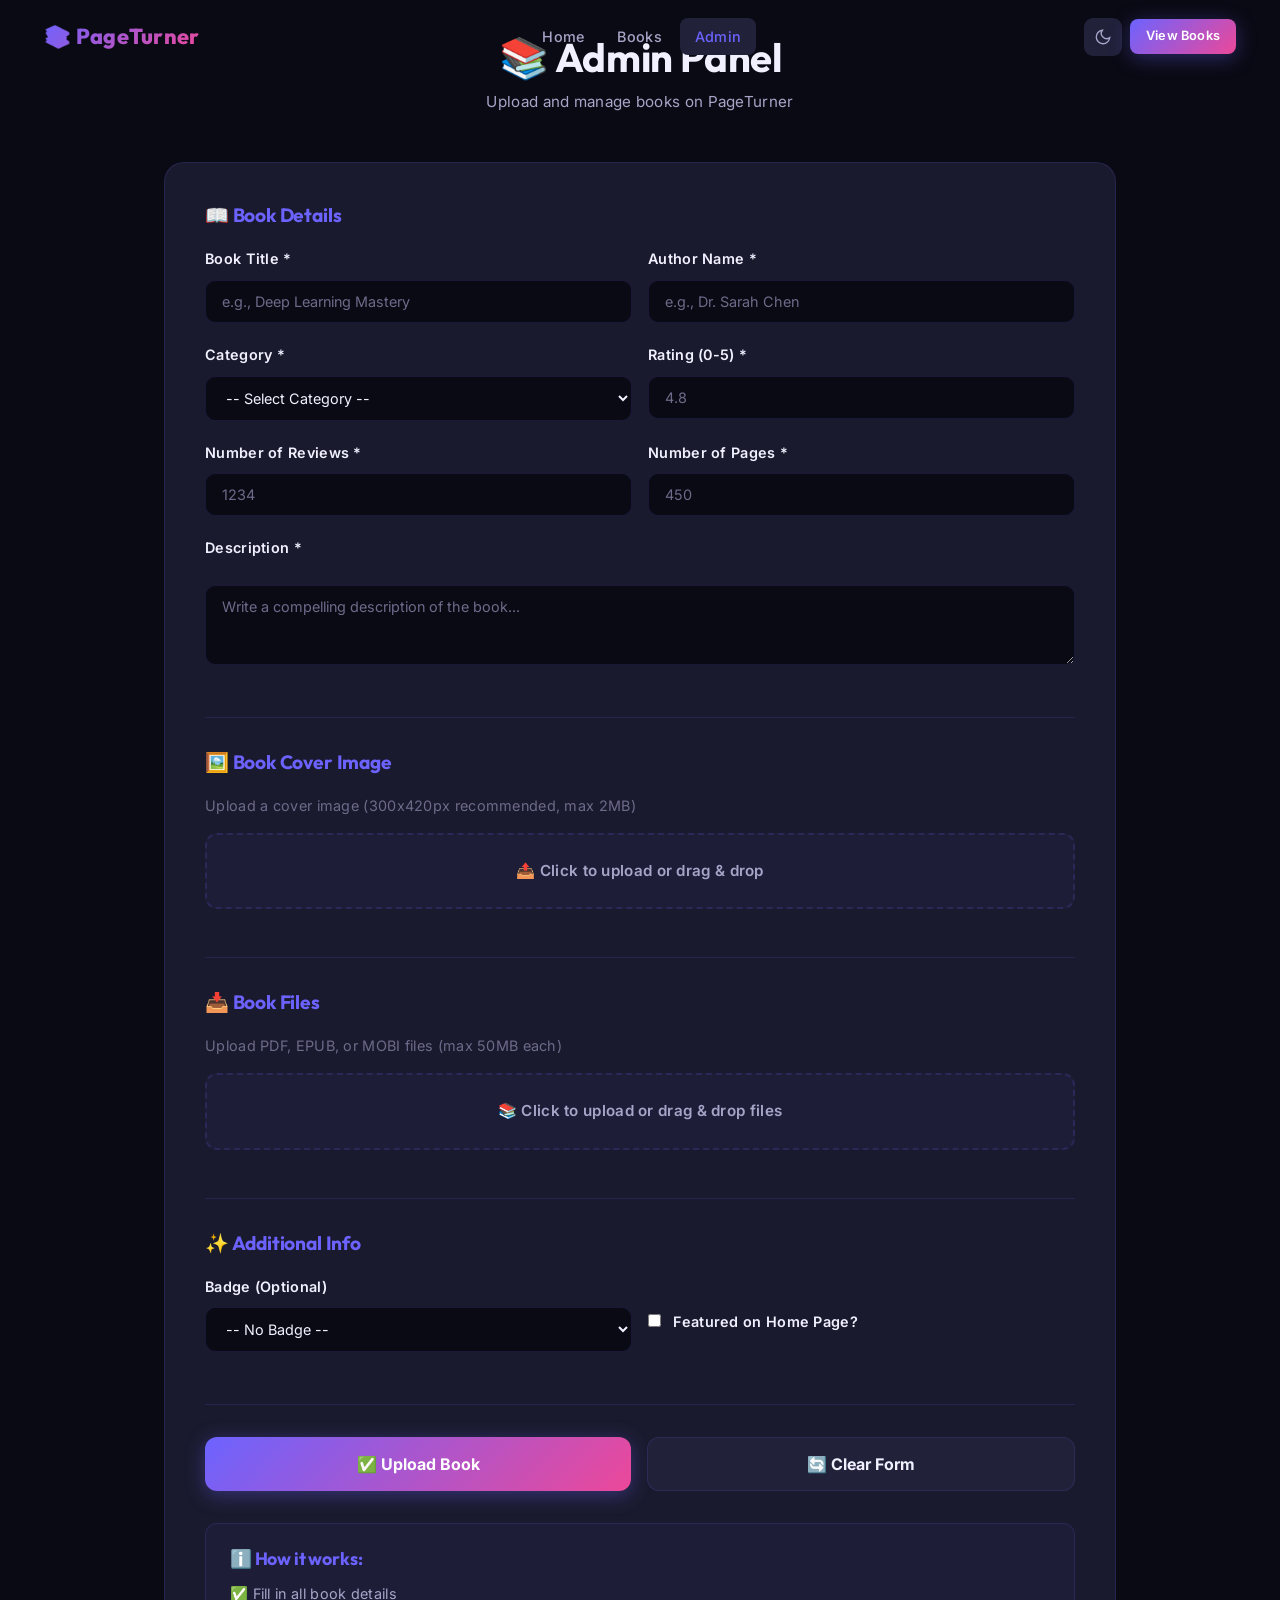
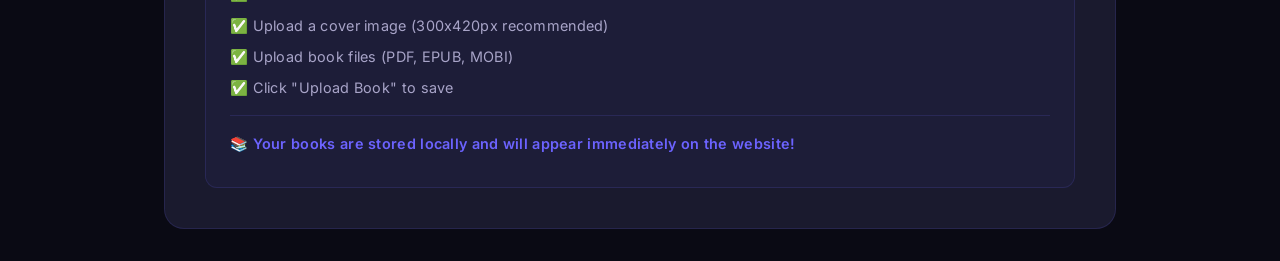
<file: admin.html>
<!DOCTYPE html>
<html lang="en" data-theme="dark">
<head>
  <meta charset="UTF-8">
  <meta name="viewport" content="width=device-width, initial-scale=1.0">
  <title>Admin Panel — PageTurner</title>
  <link rel="stylesheet" href="style.css">
  <style>
    .admin-container { max-width: 1000px; margin: 0 auto; padding: 2rem 1.5rem; }
    .admin-header { text-align: center; margin-bottom: 3rem; }
    .admin-header h1 { font-size: 2.5rem; margin-bottom: 0.5rem; }
    .admin-form-wrap { background: var(--surface); border: 1px solid var(--border); border-radius: 20px; padding: 2.5rem; }
    .form-section { margin-bottom: 2rem; padding-bottom: 2rem; border-bottom: 1px solid var(--border); }
    .form-section:last-child { border-bottom: none; }
    .form-section h2 { font-size: 1.2rem; margin-bottom: 1.25rem; color: var(--primary); }
    .form-group { margin-bottom: 1.25rem; }
    .form-group label { display: block; font-size: 0.9rem; font-weight: 600; color: var(--text); margin-bottom: 0.6rem; }
    .form-group input, .form-group select, .form-group textarea {
      width: 100%; padding: 0.75rem 1rem; border-radius: 10px;
      border: 1.5px solid var(--border); background: var(--bg);
      color: var(--text); font-size: 0.9rem; outline: none;
      transition: border-color 0.2s; font-family: inherit;
    }
    .form-group input:focus, .form-group select:focus, .form-group textarea:focus { border-color: var(--primary); }
    .form-group textarea { resize: vertical; min-height: 80px; }
    .form-row { display: grid; grid-template-columns: 1fr 1fr; gap: 1rem; }
    .form-row.full { grid-template-columns: 1fr; }
    .file-input-wrap { position: relative; }
    .file-input-label {
      display: flex; align-items: center; justify-content: center; gap: 0.75rem;
      padding: 1.5rem; border: 2px dashed var(--border); border-radius: 12px;
      background: rgba(108,99,255,0.05); cursor: pointer; transition: all 0.2s;
      color: var(--text2); font-weight: 600;
    }
    .file-input-label:hover { border-color: var(--primary); background: rgba(108,99,255,0.1); color: var(--primary); }
    .file-input-label.dragover { border-color: var(--primary); background: rgba(108,99,255,0.15); }
    .file-input { display: none; }
    .file-preview { margin-top: 1rem; }
    .file-item { display: flex; align-items: center; gap: 0.75rem; padding: 0.75rem 1rem; background: var(--bg); border-radius: 8px; border: 1px solid var(--border); }
    .file-name { flex: 1; font-size: 0.9rem; color: var(--text2); }
    .file-remove { cursor: pointer; color: var(--accent); font-weight: 700; }
    .cover-preview { margin-top: 1rem; }
    .cover-img { width: 120px; height: 170px; object-fit: cover; border-radius: 10px; border: 2px solid var(--border); }
    .toc-items, .learn-items { display: flex; flex-direction: column; gap: 0.5rem; margin-top: 0.75rem; }
    .item-input-row { display: flex; gap: 0.5rem; align-items: center; }
    .item-input-row input { flex: 1; padding: 0.6rem 0.75rem; border-radius: 8px; border: 1px solid var(--border); background: var(--bg); color: var(--text); font-size: 0.85rem; outline: none; }
    .item-input-row button { padding: 0.6rem 0.75rem; border-radius: 8px; background: var(--accent); color: #fff; font-weight: 600; cursor: pointer; transition: opacity 0.2s; }
    .item-input-row button:hover { opacity: 0.8; }
    .add-item-btn { margin-top: 0.75rem; padding: 0.6rem 1rem; border-radius: 8px; background: rgba(108,99,255,0.1); color: var(--primary); font-weight: 600; cursor: pointer; border: 1px solid var(--primary); }
    .add-item-btn:hover { background: rgba(108,99,255,0.2); }
    .form-actions { display: flex; gap: 1rem; margin-top: 2rem; flex-wrap: wrap; }
    .btn-submit, .btn-cancel { flex: 1; min-width: 150px; padding: 1rem 1.5rem; border-radius: 12px; font-size: 1rem; font-weight: 700; cursor: pointer; transition: all 0.2s; }
    .btn-submit { background: var(--gradient); color: #fff; box-shadow: 0 4px 20px rgba(108,99,255,0.35); }
    .btn-submit:hover { transform: translateY(-2px); box-shadow: 0 8px 32px rgba(108,99,255,0.5); }
    .btn-cancel { background: var(--surface2); color: var(--text); border: 1.5px solid var(--border); }
    .btn-cancel:hover { border-color: var(--primary); color: var(--primary); }
    .success-message { background: rgba(16,185,129,0.1); border: 1px solid #10B981; color: #10B981; padding: 1rem; border-radius: 10px; margin-bottom: 1rem; display: none; }
    .error-message { background: rgba(236,72,153,0.1); border: 1px solid var(--accent); color: var(--accent); padding: 1rem; border-radius: 10px; margin-bottom: 1rem; display: none; }
    .admin-instructions { background: rgba(108,99,255,0.05); border: 1px solid var(--border); border-radius: 12px; padding: 1.5rem; margin-top: 2rem; }
    .admin-instructions h3 { color: var(--primary); margin-bottom: 0.75rem; }
    .admin-instructions p { color: var(--text2); font-size: 0.9rem; line-height: 1.6; margin-bottom: 0.5rem; }
    @media (max-width: 768px) {
      .form-row { grid-template-columns: 1fr; }
      .admin-form-wrap { padding: 1.5rem; }
      .form-actions { flex-direction: column; }
    }
  </style>
</head>
<body data-page="admin">

<div id="preloader">
  <div class="preloader-inner">
    <div class="preloader-logo">PageTurner</div>
    <div class="preloader-bar"></div>
  </div>
</div>

<button id="backToTop" aria-label="Back to top">↑</button>

<nav id="mainNav">
  <div class="container nav-inner">
    <a href="index.html" class="nav-logo">📚 PageTurner</a>
    <div class="nav-links">
      <a href="index.html" class="nav-link">Home</a>
      <a href="books.html" class="nav-link">Books</a>
      <a href="admin.html" class="nav-link" style="color: var(--primary);">Admin</a>
    </div>
    <div class="nav-actions">
      <button class="nav-icon-btn" id="themeToggle" aria-label="Toggle theme">
        <svg viewBox="0 0 24 24" fill="none" stroke="currentColor" stroke-width="2"><path d="M21 12.79A9 9 0 1 1 11.21 3 7 7 0 0 0 21 12.79z"/></svg>
      </button>
      <a href="books.html" class="btn btn-primary btn-sm">View Books</a>
      <button id="hamburger" class="hamburger" aria-label="Menu">
        <span></span><span></span><span></span>
      </button>
    </div>
  </div>
</nav>

<div id="mobileMenu">
  <a href="index.html" class="mobile-nav-link">🏠 Home</a>
  <a href="books.html" class="mobile-nav-link">📚 Books</a>
  <a href="admin.html" class="mobile-nav-link">⚙️ Admin</a>
</div>

<div class="admin-container">
  <div class="admin-header">
    <h1>📚 Admin Panel</h1>
    <p style="color: var(--text2);">Upload and manage books on PageTurner</p>
  </div>

  <div class="admin-form-wrap">
    <div id="successMessage" class="success-message"></div>
    <div id="errorMessage" class="error-message"></div>

    <form id="bookUploadForm">
      
      <!-- BOOK DETAILS -->
      <div class="form-section">
        <h2>📖 Book Details</h2>
        
        <div class="form-row">
          <div class="form-group">
            <label for="bookTitle">Book Title *</label>
            <input type="text" id="bookTitle" placeholder="e.g., Deep Learning Mastery" required>
          </div>
          <div class="form-group">
            <label for="bookAuthor">Author Name *</label>
            <input type="text" id="bookAuthor" placeholder="e.g., Dr. Sarah Chen" required>
          </div>
        </div>

        <div class="form-row">
          <div class="form-group">
            <label for="bookCategory">Category *</label>
            <select id="bookCategory" required>
              <option value="">-- Select Category --</option>
              <option value="AI">AI & Machine Learning</option>
              <option value="Programming">Programming</option>
              <option value="Business">Business</option>
              <option value="Finance">Finance</option>
              <option value="Trading">Trading</option>
              <option value="Marketing">Marketing</option>
              <option value="Productivity">Productivity</option>
              <option value="Cyber Security">Cyber Security</option>
            </select>
          </div>
          <div class="form-group">
            <label for="bookRating">Rating (0-5) *</label>
            <input type="number" id="bookRating" min="0" max="5" step="0.1" placeholder="4.8" required>
          </div>
        </div>

        <div class="form-row">
          <div class="form-group">
            <label for="bookReviews">Number of Reviews *</label>
            <input type="number" id="bookReviews" placeholder="1234" required>
          </div>
          <div class="form-group">
            <label for="bookPages">Number of Pages *</label>
            <input type="number" id="bookPages" placeholder="450" required>
          </div>
        </div>

        <div class="form-group form-row full">
          <label for="bookDescription">Description *</label>
          <textarea id="bookDescription" placeholder="Write a compelling description of the book..." required></textarea>
        </div>
      </div>

      <!-- BOOK COVER -->
      <div class="form-section">
        <h2>🖼️ Book Cover Image</h2>
        <p style="color: var(--text3); font-size: 0.9rem; margin-bottom: 1rem;">Upload a cover image (300x420px recommended, max 2MB)</p>
        
        <div class="file-input-wrap">
          <label class="file-input-label" id="coverInputLabel" ondrop="handleCoverDrop(event)" ondragover="handleCoverDragOver(event)" ondragleave="handleCoverDragLeave(event)">
            📤 Click to upload or drag & drop
          </label>
          <input type="file" id="coverInput" class="file-input" accept="image/*">
        </div>
        <div id="coverPreview" class="cover-preview"></div>
      </div>

      <!-- BOOK FILES -->
      <div class="form-section">
        <h2>📥 Book Files</h2>
        <p style="color: var(--text3); font-size: 0.9rem; margin-bottom: 1rem;">Upload PDF, EPUB, or MOBI files (max 50MB each)</p>
        
        <div class="file-input-wrap">
          <label class="file-input-label" id="booksInputLabel" ondrop="handleBooksDrop(event)" ondragover="handleBooksDragOver(event)" ondragleave="handleBooksDragLeave(event)">
            📚 Click to upload or drag & drop files
          </label>
          <input type="file" id="booksInput" class="file-input" multiple accept=".pdf,.epub,.mobi">
        </div>
        <div id="filesPreview" class="file-preview"></div>
      </div>



      <!-- BADGE & FEATURED -->
      <div class="form-section">
        <h2>✨ Additional Info</h2>
        
        <div class="form-row">
          <div class="form-group">
            <label for="bookBadge">Badge (Optional)</label>
            <select id="bookBadge">
              <option value="">-- No Badge --</option>
              <option value="Bestseller">Bestseller</option>
              <option value="Popular">Popular</option>
              <option value="Hot">Hot</option>
              <option value="Trending">Trending</option>
              <option value="New">New</option>
              <option value="Updated">Updated</option>
            </select>
          </div>
          <div class="form-group">
            <label for="bookFeatured" style="padding-top: 2.2rem;">
              <input type="checkbox" id="bookFeatured" style="width: auto; margin-right: 0.5rem;">
              Featured on Home Page?
            </label>
          </div>
        </div>
      </div>

      <!-- ACTIONS -->
      <div class="form-actions">
        <button type="submit" class="btn-submit">✅ Upload Book</button>
        <button type="reset" class="btn-cancel">🔄 Clear Form</button>
      </div>
    </form>

    <div class="admin-instructions">
      <h3>ℹ️ How it works:</h3>
      <p>✅ Fill in all book details</p>
      <p>✅ Upload a cover image (300x420px recommended)</p>
      <p>✅ Upload book files (PDF, EPUB, MOBI)</p>
      <p>✅ Click "Upload Book" to save</p>
      <p style="margin-top: 1rem; padding-top: 1rem; border-top: 1px solid var(--border); color: var(--primary); font-weight: 600;">📚 Your books are stored locally and will appear immediately on the website!</p>
    </div>
  </div>
</div>

<script src="books.js"></script>
<script src="main.js"></script>
<script>
// Admin Panel Functions
const MAX_FILE_SIZE = 50 * 1024 * 1024; // 50MB
const MAX_COVER_SIZE = 2 * 1024 * 1024; // 2MB
let uploadedCover = null;
let uploadedBooks = [];
let filesLoading = false;

// Cover Image Handling
document.getElementById('coverInput').addEventListener('change', handleCoverChange);
document.getElementById('coverInputLabel').addEventListener('click', () => document.getElementById('coverInput').click());

function handleCoverDragOver(e) {
  e.preventDefault();
  document.getElementById('coverInputLabel').classList.add('dragover');
}

function handleCoverDragLeave() {
  document.getElementById('coverInputLabel').classList.remove('dragover');
}

function handleCoverDrop(e) {
  e.preventDefault();
  document.getElementById('coverInputLabel').classList.remove('dragover');
  const files = e.dataTransfer.files;
  if (files.length > 0) {
    const dt = new DataTransfer();
    dt.items.add(files[0]);
    document.getElementById('coverInput').files = dt.files;
    handleCoverChange();
  }
}

function handleCoverChange() {
  const file = document.getElementById('coverInput').files[0];
  if (!file) return;
  
  if (file.size > MAX_COVER_SIZE) {
    showError('Cover image must be smaller than 2MB');
    return;
  }
  
  const reader = new FileReader();
  reader.onload = (e) => {
    uploadedCover = { name: file.name, data: e.target.result };
    const preview = `<img src="${uploadedCover.data}" alt="Cover" class="cover-img">`;
    document.getElementById('coverPreview').innerHTML = preview;
  };
  reader.readAsDataURL(file);
}

// Books File Handling
document.getElementById('booksInput').addEventListener('change', handleBooksChange);
document.getElementById('booksInputLabel').addEventListener('click', () => document.getElementById('booksInput').click());

function handleBooksDragOver(e) {
  e.preventDefault();
  document.getElementById('booksInputLabel').classList.add('dragover');
}

function handleBooksDragLeave() {
  document.getElementById('booksInputLabel').classList.remove('dragover');
}

function handleBooksDrop(e) {
  e.preventDefault();
  document.getElementById('booksInputLabel').classList.remove('dragover');
  const files = e.dataTransfer.files;
  if (files.length > 0) {
    const dt = new DataTransfer();
    Array.from(files).forEach(file => dt.items.add(file));
    document.getElementById('booksInput').files = dt.files;
    handleBooksChange();
  }
}

function handleBooksChange() {
  const files = document.getElementById('booksInput').files;
  uploadedBooks = [];
  
  if (files.length === 0) {
    displayUploadedFiles();
    return;
  }
  
  filesLoading = true;
  let filesLoaded = 0;
  
  Array.from(files).forEach(file => {
    if (file.size > MAX_FILE_SIZE) {
      showError(`${file.name} is too large (max 50MB)`);
      filesLoaded++;
      if (filesLoaded === files.length) filesLoading = false;
      return;
    }
    const reader = new FileReader();
    reader.onload = (e) => {
      uploadedBooks.push({ name: file.name, data: e.target.result, type: file.type });
      filesLoaded++;
      displayUploadedFiles();
      if (filesLoaded === files.length) {
        filesLoading = false;
        console.log('All files loaded:', uploadedBooks);
      }
    };
    reader.onerror = () => {
      showError(`Failed to read ${file.name}`);
      filesLoaded++;
      if (filesLoaded === files.length) filesLoading = false;
    };
    reader.readAsDataURL(file);
  });
}

function displayUploadedFiles() {
  const preview = document.getElementById('filesPreview');
  preview.innerHTML = uploadedBooks.map(file => `
    <div class="file-item">
      <span>📄</span>
      <span class="file-name">${file.name}</span>
      <span class="file-remove" onclick="removeUploadedBook('${file.name}')">✕</span>
    </div>
  `).join('');
}

function removeUploadedBook(name) {
  uploadedBooks = uploadedBooks.filter(f => f.name !== name);
  displayUploadedFiles();
}

// TOC Management
function addTocItem() {
  const container = document.getElementById('tocItems');
  const row = document.createElement('div');
  row.className = 'item-input-row';
  row.innerHTML = `
    <input type="text" class="toc-input" placeholder="New chapter">
    <button type="button" onclick="removeTocItem(this)" class="file-remove">✕</button>
  `;
  container.appendChild(row);
}

function removeTocItem(btn) {
  const items = document.querySelectorAll('#tocItems .item-input-row');
  if (items.length > 3) btn.parentElement.remove();
}

// Learn Items Management
function addLearnItem() {
  const container = document.getElementById('learnItems');
  const row = document.createElement('div');
  row.className = 'item-input-row';
  row.innerHTML = `
    <input type="text" class="learn-input" placeholder="New learning point">
    <button type="button" onclick="removeLearnItem(this)" class="file-remove">✕</button>
  `;
  container.appendChild(row);
}

function removeLearnItem(btn) {
  const items = document.querySelectorAll('#learnItems .item-input-row');
  if (items.length > 4) btn.parentElement.remove();
}

// Form Submission
document.getElementById('bookUploadForm').addEventListener('submit', (e) => {
  e.preventDefault();
  
  // Check if files are still loading
  if (filesLoading) {
    showError('⏳ Please wait, files are still loading...');
    return;
  }
  
  // Validation
  if (!uploadedCover) {
    showError('Please upload a cover image');
    return;
  }
  
  if (uploadedBooks.length === 0) {
    showError('Please upload at least one book file');
    return;
  }
  
  // Create book object
  const newId = Math.max(...BOOKS.map(b => b.id), 0) + 1;
  const newBook = {
    id: newId,
    title: document.getElementById('bookTitle').value,
    author: document.getElementById('bookAuthor').value,
    category: document.getElementById('bookCategory').value,
    price: 0,
    rating: parseFloat(document.getElementById('bookRating').value),
    reviews: parseInt(document.getElementById('bookReviews').value),
    format: uploadedBooks.map(b => b.name.split('.').pop().toUpperCase()),
    pages: parseInt(document.getElementById('bookPages').value),
    cover: uploadedCover.data,
    description: document.getElementById('bookDescription').value,
    badge: document.getElementById('bookBadge').value || null,
    featured: document.getElementById('bookFeatured').checked,
    toc: [],
    learn: [],
    files: uploadedBooks
  };
  
  // Save to localStorage
  BOOKS.push(newBook);
  localStorage.setItem('pageturner_books', JSON.stringify(BOOKS));
  
  showSuccess(`✅ "${newBook.title}" uploaded successfully! It will appear on the website immediately.`);
  
  // Reset form
  setTimeout(() => {
    document.getElementById('bookUploadForm').reset();
    document.getElementById('coverPreview').innerHTML = '';
    document.getElementById('filesPreview').innerHTML = '';
    uploadedCover = null;
    uploadedBooks = [];
    filesLoading = false;
  }, 2000);
});

// Message helpers
function showSuccess(msg) {
  const el = document.getElementById('successMessage');
  el.textContent = msg;
  el.style.display = 'block';
  setTimeout(() => el.style.display = 'none', 4000);
}

function showError(msg) {
  const el = document.getElementById('errorMessage');
  el.textContent = msg;
  el.style.display = 'block';
  setTimeout(() => el.style.display = 'none', 4000);
}

// Load books from localStorage on page load
window.addEventListener('load', () => {
  const saved = localStorage.getItem('pageturner_books');
  if (saved) {
    try {
      const books = JSON.parse(saved);
      BOOKS.splice(0, BOOKS.length, ...books);
    } catch (e) {
      console.error('Error loading books:', e);
    }
  }
});
</script>

</body>
</html>
</file>
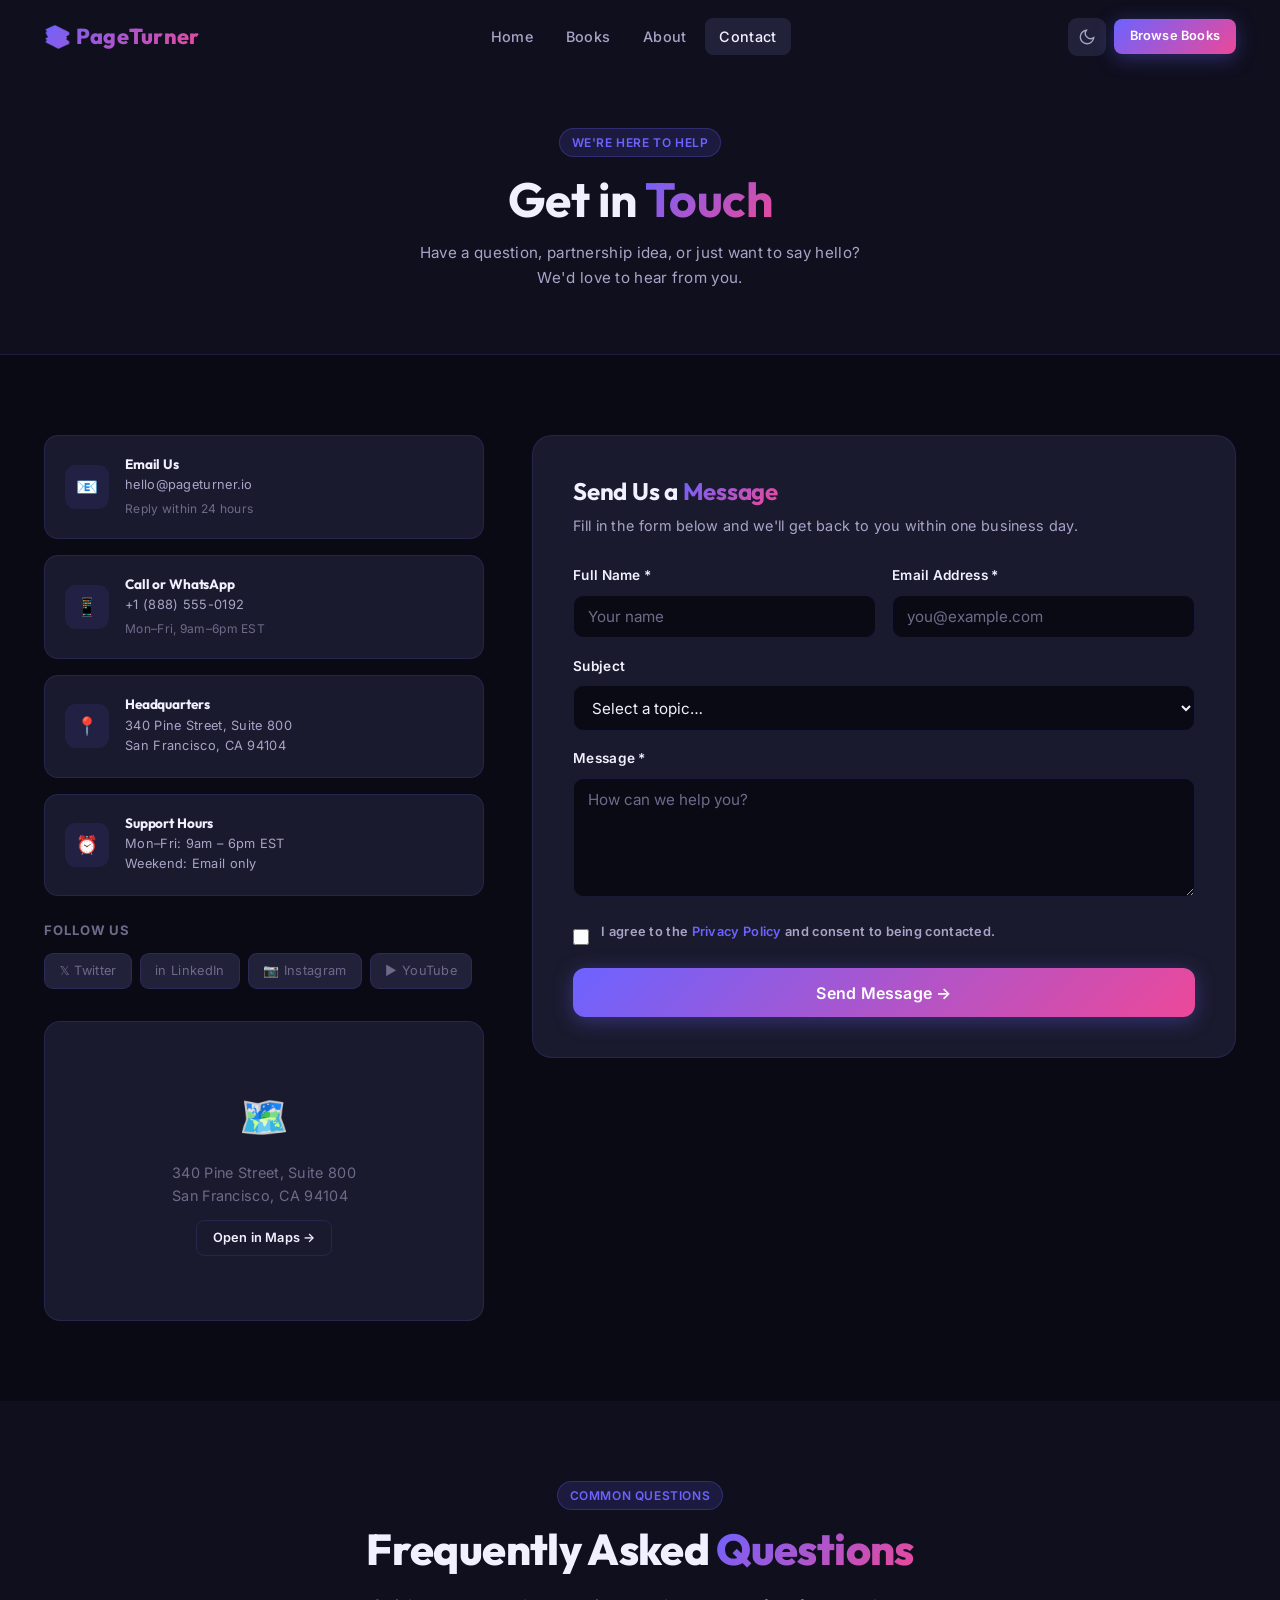
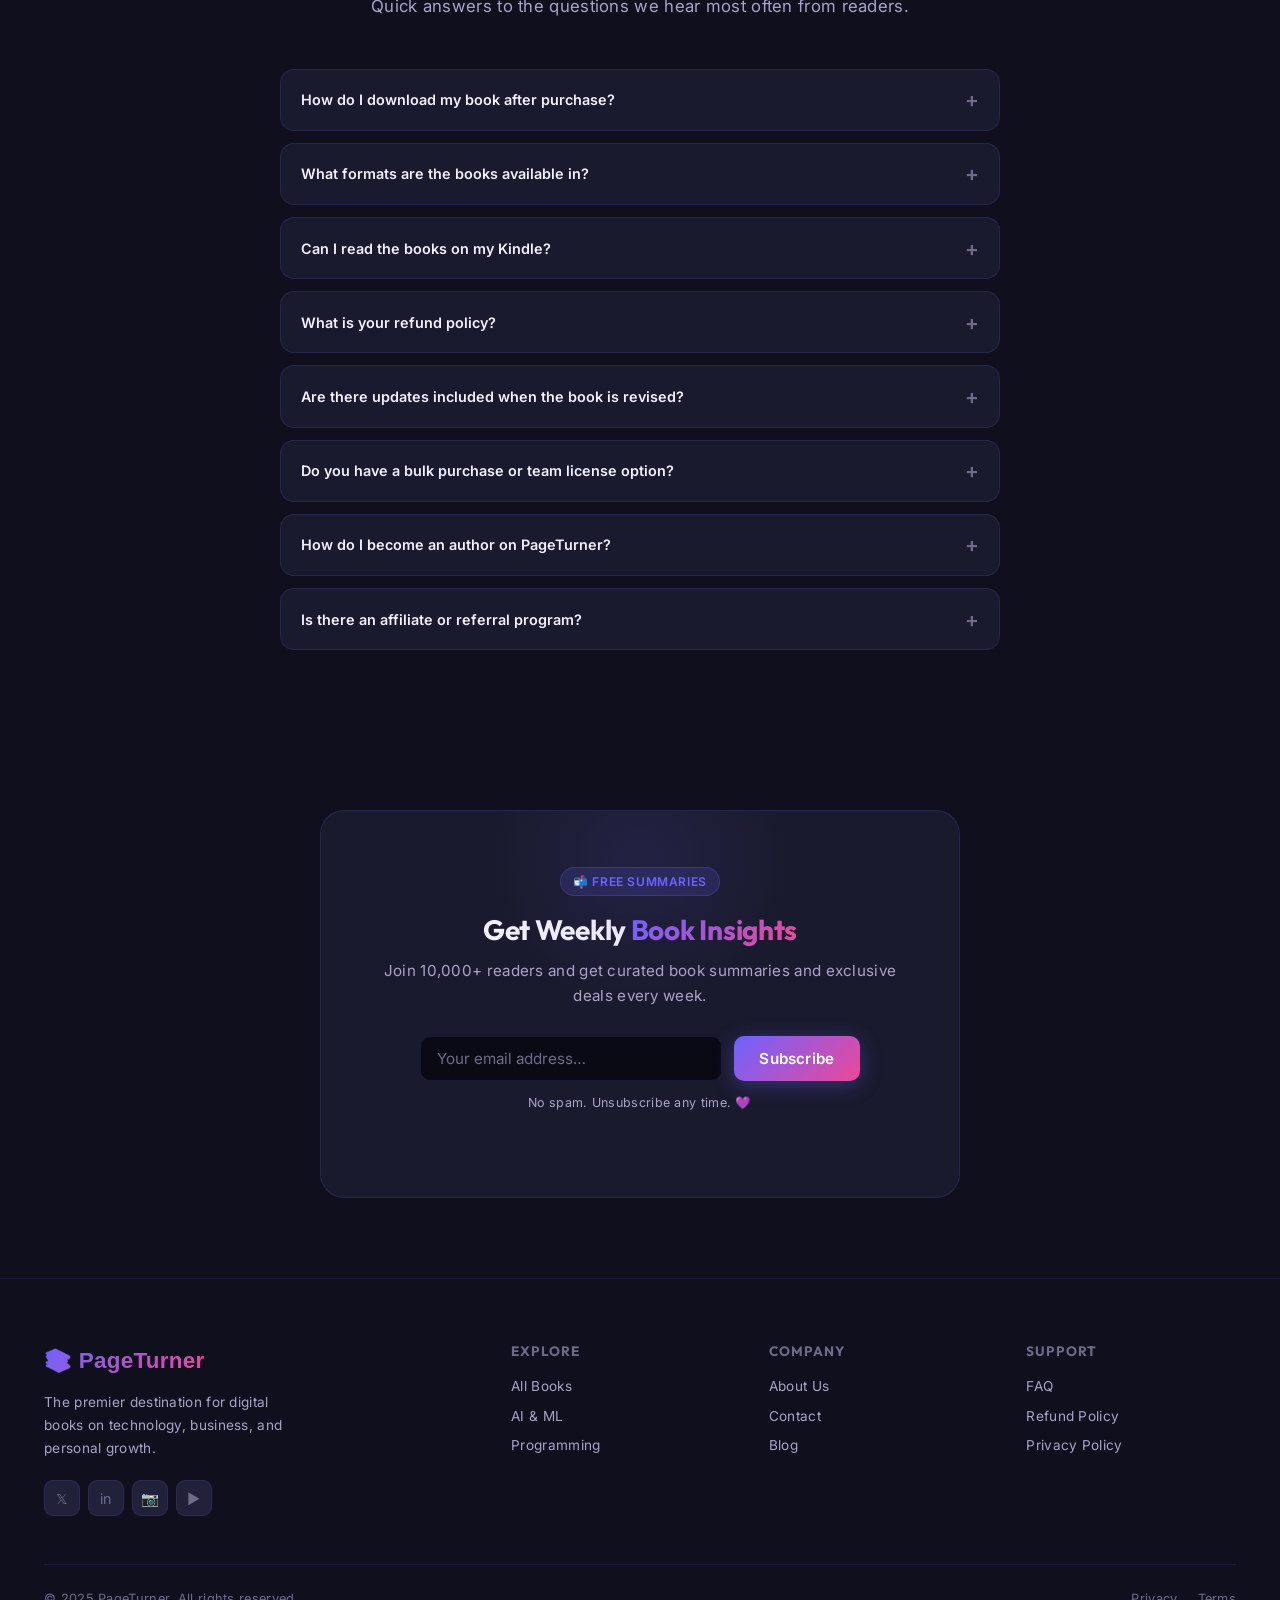
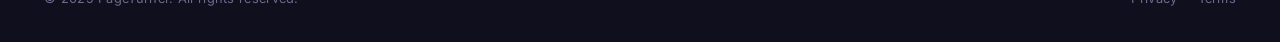
<file: contact.html>
<!DOCTYPE html>
<html lang="en" data-theme="dark">
<head>
  <meta charset="UTF-8">
  <meta name="viewport" content="width=device-width, initial-scale=1.0">
  <title>Contact Us — PageTurner Digital Bookstore</title>
  <meta name="description" content="Get in touch with the PageTurner team. We're here to help with orders, questions, and partnerships.">
  <meta property="og:title" content="Contact PageTurner">
  <meta name="twitter:card" content="summary">
  <link rel="canonical" href="https://pageturner.github.io/contact.html">
  <link rel="stylesheet" href="style.css">
</head>
<body data-page="contact">

<div id="preloader">
  <div class="preloader-inner">
    <div class="preloader-logo">PageTurner</div>
    <div class="preloader-bar"></div>
  </div>
</div>
<button id="backToTop" aria-label="Back to top">↑</button>

<nav id="mainNav">
  <div class="container nav-inner">
    <a href="index.html" class="nav-logo">📚 PageTurner</a>
    <div class="nav-links">
      <a href="index.html" class="nav-link">Home</a>
      <a href="books.html" class="nav-link">Books</a>
      <a href="about.html" class="nav-link">About</a>
      <a href="contact.html" class="nav-link">Contact</a>
    </div>
    <div class="nav-actions">
      <button class="nav-icon-btn" id="themeToggle" aria-label="Toggle theme">
        <svg viewBox="0 0 24 24" fill="none" stroke="currentColor" stroke-width="2"><path d="M21 12.79A9 9 0 1 1 11.21 3 7 7 0 0 0 21 12.79z"/></svg>
      </button>
      <a href="books.html" class="btn btn-primary btn-sm">Browse Books</a>
      <button id="hamburger" class="hamburger" aria-label="Menu"><span></span><span></span><span></span></button>
    </div>
  </div>
</nav>
<div id="mobileMenu">
  <a href="index.html" class="mobile-nav-link">🏠 Home</a>
  <a href="books.html" class="mobile-nav-link">📚 Books</a>
  <a href="about.html" class="mobile-nav-link">ℹ️ About</a>
  <a href="contact.html" class="mobile-nav-link">✉️ Contact</a>
  <a href="admin.html" class="mobile-nav-link" style="color: var(--primary); font-weight: 600;">⚙️ Admin</a>
</div>

<!-- Hero -->
<div class="contact-hero">
  <div class="container">
    <span class="tag tag-primary" style="margin-bottom:0.75rem;display:inline-block;">We're Here to Help</span>
    <h1>Get in <span class="gradient-text">Touch</span></h1>
    <p>Have a question, partnership idea, or just want to say hello? We'd love to hear from you.</p>
  </div>
</div>

<!-- Contact Section -->
<section class="section">
  <div class="container">
    <div class="contact-layout">

      <!-- Info Column -->
      <div>
        <div class="contact-info-cards">
          <div class="contact-info-card reveal">
            <div class="contact-icon">📧</div>
            <div class="contact-info-text">
              <h4>Email Us</h4>
              <p>hello@pageturner.io</p>
              <p style="margin-top:.2rem;font-size:0.75rem;color:var(--text3);">Reply within 24 hours</p>
            </div>
          </div>
          <div class="contact-info-card reveal" style="animation-delay:80ms;">
            <div class="contact-icon">📱</div>
            <div class="contact-info-text">
              <h4>Call or WhatsApp</h4>
              <p>+1 (888) 555-0192</p>
              <p style="margin-top:.2rem;font-size:0.75rem;color:var(--text3);">Mon–Fri, 9am–6pm EST</p>
            </div>
          </div>
          <div class="contact-info-card reveal" style="animation-delay:160ms;">
            <div class="contact-icon">📍</div>
            <div class="contact-info-text">
              <h4>Headquarters</h4>
              <p>340 Pine Street, Suite 800</p>
              <p>San Francisco, CA 94104</p>
            </div>
          </div>
          <div class="contact-info-card reveal" style="animation-delay:240ms;">
            <div class="contact-icon">⏰</div>
            <div class="contact-info-text">
              <h4>Support Hours</h4>
              <p>Mon–Fri: 9am – 6pm EST</p>
              <p>Weekend: Email only</p>
            </div>
          </div>
        </div>

        <!-- Social Links -->
        <div style="margin-top:1.5rem;" class="reveal" style="animation-delay:300ms;">
          <div style="font-size:0.82rem;font-weight:700;text-transform:uppercase;letter-spacing:.07em;color:var(--text3);margin-bottom:0.75rem;">Follow Us</div>
          <div style="display:flex;gap:0.5rem;flex-wrap:wrap;">
            <a href="#" class="social-btn" style="width:auto;padding:0.4rem 0.9rem;font-size:0.8rem;gap:0.35rem;display:flex;align-items:center;">𝕏 Twitter</a>
            <a href="#" class="social-btn" style="width:auto;padding:0.4rem 0.9rem;font-size:0.8rem;gap:0.35rem;display:flex;align-items:center;">in LinkedIn</a>
            <a href="#" class="social-btn" style="width:auto;padding:0.4rem 0.9rem;font-size:0.8rem;gap:0.35rem;display:flex;align-items:center;">📷 Instagram</a>
            <a href="#" class="social-btn" style="width:auto;padding:0.4rem 0.9rem;font-size:0.8rem;gap:0.35rem;display:flex;align-items:center;">▶ YouTube</a>
          </div>
        </div>

        <!-- Map Placeholder -->
        <div class="map-placeholder reveal" style="animation-delay:360ms;">
          <span>🗺️</span>
          <p>340 Pine Street, Suite 800<br>San Francisco, CA 94104</p>
          <a href="https://maps.google.com" target="_blank" rel="noopener" class="btn btn-outline btn-sm">Open in Maps →</a>
        </div>
      </div>

      <!-- Contact Form -->
      <div class="contact-form-wrap reveal" style="animation-delay:100ms;">
        <h2>Send Us a <span class="gradient-text">Message</span></h2>
        <p>Fill in the form below and we'll get back to you within one business day.</p>
        <form id="contactForm" novalidate>
          <div class="form-row">
            <div class="form-group">
              <label for="cName">Full Name *</label>
              <input id="cName" type="text" placeholder="Your name" required>
            </div>
            <div class="form-group">
              <label for="cEmail">Email Address *</label>
              <input id="cEmail" type="email" placeholder="you@example.com" required>
            </div>
          </div>
          <div class="form-group">
            <label for="cSubject">Subject</label>
            <select id="cSubject">
              <option value="">Select a topic…</option>
              <option>Order / Purchase Issue</option>
              <option>Download Problem</option>
              <option>Refund Request</option>
              <option>Book Suggestion</option>
              <option>Author Partnership</option>
              <option>Affiliate Program</option>
              <option>Press Inquiry</option>
              <option>Other</option>
            </select>
          </div>
          <div class="form-group">
            <label for="cMessage">Message *</label>
            <textarea id="cMessage" rows="5" placeholder="How can we help you?" required></textarea>
          </div>
          <div class="form-group" style="display:flex;align-items:center;gap:0.75rem;">
            <input type="checkbox" id="cConsent" style="width:16px;height:16px;accent-color:var(--primary);">
            <label for="cConsent" style="font-size:0.8rem;color:var(--text2);cursor:pointer;">I agree to the <a href="#" style="color:var(--primary);">Privacy Policy</a> and consent to being contacted.</label>
          </div>
          <button type="submit" class="btn btn-primary btn-lg" style="width:100%;justify-content:center;">
            Send Message →
          </button>
        </form>
      </div>
    </div>
  </div>
</section>

<!-- FAQ -->
<section id="faq" class="section faq-section">
  <div class="container">
    <div class="section-header reveal">
      <span class="tag tag-primary">Common Questions</span>
      <h2>Frequently Asked <span class="gradient-text">Questions</span></h2>
      <p>Quick answers to the questions we hear most often from readers.</p>
    </div>
    <div class="faq-list">
      <div class="faq-item">
        <button class="faq-question">How do I download my book after purchase?</button>
        <div class="faq-answer">After completing your purchase, you'll receive an email with a secure download link within 2–5 minutes. The link allows you to download the book in all available formats (PDF, EPUB, MOBI). You can also access your purchases any time from your account dashboard.</div>
      </div>
      <div class="faq-item">
        <button class="faq-question">What formats are the books available in?</button>
        <div class="faq-answer">Most books are available in PDF, EPUB, and MOBI formats. PDF works on any device and is great for desktop reading. EPUB is compatible with Apple Books, Kobo, and most e-readers. MOBI works natively on Kindle devices. The available formats are listed on each book's detail page.</div>
      </div>
      <div class="faq-item">
        <button class="faq-question">Can I read the books on my Kindle?</button>
        <div class="faq-answer">Yes! Books available in MOBI format can be sent directly to your Kindle via Amazon's "Send to Kindle" feature. EPUB books can also be converted and transferred. We also support Kindle Previewer for testing. Detailed instructions are included with every purchase.</div>
      </div>
      <div class="faq-item">
        <button class="faq-question">What is your refund policy?</button>
        <div class="faq-answer">We offer a 30-day unconditional money-back guarantee on all purchases. If you're not completely satisfied for any reason, simply email us at refunds@pageturner.io and we'll process your refund within 1–2 business days — no questions asked, no hoops to jump through.</div>
      </div>
      <div class="faq-item">
        <button class="faq-question">Are there updates included when the book is revised?</button>
        <div class="faq-answer">Yes! All future updates to a book you've purchased are included at no extra charge. When an author publishes a new edition or updates the content, you'll receive an email notification with a new download link automatically. This is a lifetime benefit.</div>
      </div>
      <div class="faq-item">
        <button class="faq-question">Do you have a bulk purchase or team license option?</button>
        <div class="faq-answer">Absolutely. We offer team licenses and bulk purchase discounts for companies and educational institutions. Contact us at teams@pageturner.io with your requirements and we'll create a custom package that fits your team's needs and budget.</div>
      </div>
      <div class="faq-item">
        <button class="faq-question">How do I become an author on PageTurner?</button>
        <div class="faq-answer">We're always looking for expert practitioners to contribute to our catalog. To submit a book proposal, email authors@pageturner.io with a brief outline of your proposed book, your credentials, and a sample chapter. Our editorial team reviews all submissions within 2–3 weeks.</div>
      </div>
      <div class="faq-item">
        <button class="faq-question">Is there an affiliate or referral program?</button>
        <div class="faq-answer">Yes! Our affiliate program pays a 30% commission on every sale you refer, with a 60-day cookie window. Payments are made monthly via PayPal or bank transfer. Apply at pageturner.io/affiliates to get your unique link and start earning.</div>
      </div>
    </div>
  </div>
</section>

<!-- Newsletter -->
<section class="section newsletter-section">
  <div class="container">
    <div class="newsletter-box reveal">
      <span class="tag tag-primary" style="margin-bottom:1rem;display:inline-block;">📬 Free Summaries</span>
      <h2>Get Weekly <span class="gradient-text">Book Insights</span></h2>
      <p>Join 10,000+ readers and get curated book summaries and exclusive deals every week.</p>
      <form class="newsletter-form" novalidate>
        <input type="email" placeholder="Your email address…" required>
        <button type="submit" class="btn btn-primary">Subscribe</button>
      </form>
      <p class="newsletter-note">No spam. Unsubscribe any time. 💜</p>
    </div>
  </div>
</section>

<footer>
  <div class="container">
    <div class="footer-grid">
      <div class="footer-brand">
        <div class="footer-logo">📚 PageTurner</div>
        <p>The premier destination for digital books on technology, business, and personal growth.</p>
        <div class="footer-social">
          <a href="#" class="social-btn">𝕏</a><a href="#" class="social-btn">in</a>
          <a href="#" class="social-btn">📷</a><a href="#" class="social-btn">▶</a>
        </div>
      </div>
      <div class="footer-col"><h4>Explore</h4>
        <div class="footer-links">
          <a href="books.html">All Books</a><a href="books.html?category=AI">AI & ML</a>
          <a href="books.html?category=Programming">Programming</a>
        </div>
      </div>
      <div class="footer-col"><h4>Company</h4>
        <div class="footer-links">
          <a href="about.html">About Us</a><a href="contact.html">Contact</a><a href="#">Blog</a>
        </div>
      </div>
      <div class="footer-col"><h4>Support</h4>
        <div class="footer-links">
          <a href="#faq">FAQ</a><a href="#">Refund Policy</a><a href="#">Privacy Policy</a>
        </div>
      </div>
    </div>
    <div class="footer-bottom">
      <p>© 2025 PageTurner. All rights reserved.</p>
      <div class="footer-bottom-links"><a href="#">Privacy</a><a href="#">Terms</a></div>
    </div>
  </div>
</footer>

<script src="books.js"></script>
<script src="main.js"></script>
</body>
</html>
</file>
<file: style.css>
/* ============================================
   STYLE.CSS — PageTurner Digital Bookstore
   ============================================ */

@import url('https://fonts.googleapis.com/css2?family=Outfit:wght@300;400;500;600;700;800;900&family=Inter:wght@300;400;500;600;700;800&display=swap');

/* ─── CSS VARIABLES ─────────────────────────── */
:root {
  --primary: #6C63FF;
  --primary-light: #8B84FF;
  --secondary: #8B5CF6;
  --accent: #EC4899;
  --accent2: #06B6D4;
  --gradient: linear-gradient(135deg, #6C63FF 0%, #EC4899 100%);
  --gradient2: linear-gradient(135deg, #0F172A 0%, #1E1B4B 100%);

  /* Dark theme (default) */
  --bg: #0A0A14;
  --bg2: #0F0F1E;
  --bg3: #161628;
  --surface: #1A1A2E;
  --surface2: #21213A;
  --surface3: #2A2A45;
  --border: rgba(108,99,255,0.15);
  --text: #F1F0FF;
  --text2: #A8A4C8;
  --text3: #6E6A8A;
  --shadow: 0 8px 32px rgba(0,0,0,0.4);
  --shadow-hover: 0 16px 48px rgba(108,99,255,0.25);
  --glass: rgba(26,26,46,0.8);
  --glass-border: rgba(108,99,255,0.2);
}

[data-theme="light"] {
  --bg: #F8F7FF;
  --bg2: #FFFFFF;
  --bg3: #F0EEFF;
  --surface: #FFFFFF;
  --surface2: #F4F3FF;
  --surface3: #EAE8FF;
  --border: rgba(108,99,255,0.12);
  --text: #0F0D2A;
  --text2: #4A4570;
  --text3: #8B87A8;
  --shadow: 0 8px 32px rgba(108,99,255,0.1);
  --shadow-hover: 0 16px 48px rgba(108,99,255,0.2);
  --glass: rgba(255,255,255,0.85);
  --glass-border: rgba(108,99,255,0.15);
}

/* ─── RESET & BASE ──────────────────────────── */
*, *::before, *::after { margin: 0; padding: 0; box-sizing: border-box; }

html { scroll-behavior: smooth; font-size: 16px; }

body {
  font-family: 'Inter', system-ui, sans-serif;
  background: var(--bg);
  color: var(--text);
  line-height: 1.6;
  overflow-x: hidden;
  transition: background 0.3s, color 0.3s;
  font-size: 0.95rem;
  letter-spacing: 0.3px;
}

h1,h2,h3,h4,h5,h6 { font-family: 'Outfit', sans-serif; line-height: 1.25; font-weight: 700; letter-spacing: -0.01em; }
a { color: inherit; text-decoration: none; }
img { display: block; max-width: 100%; }
ul { list-style: none; }
button { cursor: pointer; border: none; background: none; font-family: inherit; }
input, textarea, select { font-family: inherit; }

/* ─── PRELOADER ─────────────────────────────── */
#preloader {
  position: fixed; inset: 0; z-index: 9999;
  background: var(--bg);
  display: flex; align-items: center; justify-content: center;
  transition: opacity 0.5s, visibility 0.5s;
}
#preloader.hidden { opacity: 0; visibility: hidden; }
.preloader-inner { text-align: center; }
.preloader-logo {
  font-family: 'Outfit', sans-serif;
  font-size: 2rem; font-weight: 800;
  background: var(--gradient); -webkit-background-clip: text; -webkit-text-fill-color: transparent;
  margin-bottom: 1.5rem;
}
.preloader-bar {
  width: 200px; height: 3px;
  background: var(--surface3);
  border-radius: 10px; overflow: hidden; margin: 0 auto;
}
.preloader-bar::after {
  content: ''; display: block;
  height: 100%; width: 40%;
  background: var(--gradient);
  border-radius: 10px;
  animation: loading 1.2s ease-in-out infinite;
}
@keyframes loading {
  0% { transform: translateX(-100%); }
  100% { transform: translateX(600%); }
}

/* ─── SCROLLBAR ─────────────────────────────── */
::-webkit-scrollbar { width: 6px; }
::-webkit-scrollbar-track { background: var(--bg2); }
::-webkit-scrollbar-thumb { background: var(--primary); border-radius: 3px; }

/* ─── UTILITIES ─────────────────────────────── */
.container { max-width: 1240px; margin: 0 auto; padding: 0 1.5rem; }
.section { padding: 5rem 0; }
.section-sm { padding: 3.5rem 0; }
.gradient-text { background: var(--gradient); -webkit-background-clip: text; -webkit-text-fill-color: transparent; background-clip: text; }
.tag { display: inline-block; padding: 0.25rem 0.75rem; border-radius: 20px; font-size: 0.75rem; font-weight: 600; letter-spacing: 0.05em; text-transform: uppercase; }
.tag-primary { background: rgba(108,99,255,0.15); color: var(--primary); border: 1px solid rgba(108,99,255,0.25); }
.badge { display: inline-block; padding: 0.2rem 0.6rem; border-radius: 6px; font-size: 0.7rem; font-weight: 700; letter-spacing: 0.04em; text-transform: uppercase; }

.btn {
  display: inline-flex; align-items: center; gap: 0.5rem;
  padding: 0.7rem 1.6rem; border-radius: 10px;
  font-size: 0.95rem; font-weight: 600; letter-spacing: 0.015em;
  transition: all 0.25s cubic-bezier(0.4, 0, 0.2, 1);
  position: relative; overflow: hidden;
}
.btn-primary {
  background: var(--gradient); color: #fff;
  box-shadow: 0 4px 20px rgba(108,99,255,0.35);
}
.btn-primary:hover { transform: translateY(-2px); box-shadow: 0 8px 32px rgba(108,99,255,0.5); }
.btn-outline {
  background: transparent; color: var(--text);
  border: 1.5px solid var(--border);
}
.btn-outline:hover { border-color: var(--primary); color: var(--primary); background: rgba(108,99,255,0.08); }
.btn-ghost { color: var(--text2); padding: 0.6rem 1rem; }
.btn-ghost:hover { color: var(--primary); }
.btn-lg { padding: 0.9rem 2.2rem; font-size: 1rem; border-radius: 12px; }
.btn-sm { padding: 0.45rem 1rem; font-size: 0.8rem; border-radius: 8px; }

/* ─── REVEAL ANIMATIONS ─────────────────────── */
.reveal { opacity: 0; transform: translateY(24px); transition: opacity 0.6s cubic-bezier(0.4, 0, 0.2, 1), transform 0.6s cubic-bezier(0.4, 0, 0.2, 1); }
.reveal.animate-in { opacity: 1; transform: translateY(0); }

/* ─── TOAST ─────────────────────────────────── */
#toast {
  position: fixed; bottom: 2rem; left: 50%; transform: translateX(-50%) translateY(20px);
  background: var(--surface); color: var(--text); border: 1px solid var(--border);
  padding: 0.75rem 1.5rem; border-radius: 12px;
  font-size: 0.9rem; font-weight: 500;
  box-shadow: var(--shadow); z-index: 9000;
  opacity: 0; pointer-events: none;
  transition: opacity 0.3s, transform 0.3s;
}
#toast.show { opacity: 1; transform: translateX(-50%) translateY(0); }

/* ─── NAVBAR ─────────────────────────────────── */
#mainNav {
  position: fixed; top: 0; left: 0; right: 0; z-index: 1000;
  padding: 1.1rem 0;
  transition: background 0.3s, backdrop-filter 0.3s, box-shadow 0.3s, padding 0.3s;
}
#mainNav.scrolled {
  background: var(--glass);
  backdrop-filter: blur(20px) saturate(180%);
  -webkit-backdrop-filter: blur(20px) saturate(180%);
  box-shadow: 0 1px 0 var(--border);
  padding: 0.7rem 0;
}
.nav-inner { display: flex; align-items: center; justify-content: space-between; gap: 2rem; }
.nav-logo {
  font-family: 'Outfit', sans-serif; font-size: 1.35rem; font-weight: 800;
  background: var(--gradient); -webkit-background-clip: text; -webkit-text-fill-color: transparent;
  white-space: nowrap; flex-shrink: 0;
}
.nav-links { display: flex; align-items: center; gap: 0.25rem; }
.nav-link {
  padding: 0.45rem 0.9rem; border-radius: 8px;
  font-size: 0.9rem; font-weight: 500; color: var(--text2);
  transition: color 0.2s, background 0.2s;
}
.nav-link:hover, .nav-link.active { color: var(--text); background: var(--surface2); }
.nav-actions { display: flex; align-items: center; gap: 0.5rem; }
.nav-icon-btn {
  display: flex; align-items: center; justify-content: center;
  width: 38px; height: 38px; border-radius: 9px;
  color: var(--text2); background: var(--surface2);
  transition: color 0.2s, background 0.2s;
  position: relative;
}
.nav-icon-btn:hover { color: var(--primary); background: var(--surface3); }
.nav-icon-btn svg { width: 18px; height: 18px; stroke: currentColor; fill: none; stroke-width: 1.8; }
.cart-count {
  position: absolute; top: -4px; right: -4px;
  width: 18px; height: 18px; border-radius: 50%;
  background: var(--accent); color: #fff;
  font-size: 0.65rem; font-weight: 700;
  display: none; align-items: center; justify-content: center;
}
.hamburger { display: none; flex-direction: column; gap: 5px; padding: 8px; cursor: pointer; }
.hamburger span { display: block; width: 22px; height: 2px; background: var(--text2); border-radius: 2px; transition: all 0.3s; }
.hamburger.open span:nth-child(1) { transform: translateY(7px) rotate(45deg); }
.hamburger.open span:nth-child(2) { opacity: 0; }
.hamburger.open span:nth-child(3) { transform: translateY(-7px) rotate(-45deg); }

/* Mobile Menu */
#mobileMenu {
  position: fixed; top: 0; right: 0; bottom: 0; width: 280px;
  background: var(--bg2); border-left: 1px solid var(--border);
  z-index: 999; padding: 5rem 1.5rem 2rem;
  transform: translateX(100%); transition: transform 0.35s cubic-bezier(0.4, 0, 0.2, 1);
  display: flex; flex-direction: column; gap: 0.5rem;
}
#mobileMenu.open { transform: translateX(0); }
.mobile-nav-link {
  display: block; padding: 0.8rem 1rem; border-radius: 10px;
  font-size: 1rem; font-weight: 500; color: var(--text2);
  transition: all 0.2s;
}
.mobile-nav-link:hover, .mobile-nav-link.active { color: var(--text); background: var(--surface2); }

/* ─── SEARCH MODAL ──────────────────────────── */
#searchModal {
  position: fixed; inset: 0; z-index: 2000;
  background: rgba(10,10,20,0.85); backdrop-filter: blur(8px);
  display: flex; align-items: flex-start; justify-content: center;
  padding-top: 8rem;
  opacity: 0; pointer-events: none;
  transition: opacity 0.3s;
}
#searchModal.open { opacity: 1; pointer-events: all; }
.search-box {
  background: var(--surface);
  border: 1px solid var(--border);
  border-radius: 16px; width: 100%; max-width: 640px; padding: 0.5rem;
  box-shadow: 0 24px 80px rgba(0,0,0,0.4);
}
.search-input-wrap { display: flex; align-items: center; gap: 0.75rem; padding: 0.5rem 0.75rem; }
.search-input-wrap svg { width: 20px; height: 20px; stroke: var(--text3); flex-shrink: 0; fill: none; stroke-width: 2; }
#searchInput {
  flex: 1; background: none; border: none; outline: none;
  font-size: 1rem; color: var(--text); font-family: inherit;
}
#searchInput::placeholder { color: var(--text3); }
.search-close { color: var(--text3); padding: 0.4rem; border-radius: 6px; }
.search-close:hover { color: var(--text); background: var(--surface2); }
#searchResults { border-top: 1px solid var(--border); max-height: 360px; overflow-y: auto; }
.search-result-item {
  display: flex; align-items: center; gap: 0.75rem;
  padding: 0.75rem 1rem; transition: background 0.2s;
}
.search-result-item:hover { background: var(--surface2); }
.search-result-item img { width: 40px; height: 56px; object-fit: cover; border-radius: 6px; flex-shrink: 0; }
.search-result-item div { flex: 1; display: flex; flex-direction: column; gap: 0.15rem; }
.sr-title { font-size: 0.9rem; font-weight: 600; color: var(--text); }
.sr-author { font-size: 0.78rem; color: var(--text3); }
.sr-price { font-size: 0.8rem; color: var(--primary); font-weight: 600; }
.sr-cat { font-size: 0.72rem; color: var(--text3); background: var(--surface3); padding: 0.2rem 0.5rem; border-radius: 6px; white-space: nowrap; }
.no-results { padding: 1.5rem; text-align: center; color: var(--text3); font-size: 0.9rem; }

/* ─── BACK TO TOP ───────────────────────────── */
#backToTop {
  position: fixed; bottom: 2rem; right: 2rem; z-index: 500;
  width: 44px; height: 44px; border-radius: 12px;
  background: var(--gradient); color: #fff;
  display: flex; align-items: center; justify-content: center;
  box-shadow: 0 4px 20px rgba(108,99,255,0.4);
  opacity: 0; pointer-events: none; transform: translateY(10px);
  transition: opacity 0.3s, transform 0.3s;
  font-size: 1.2rem;
}
#backToTop.visible { opacity: 1; pointer-events: all; transform: translateY(0); }
#backToTop:hover { transform: translateY(-3px); box-shadow: 0 8px 28px rgba(108,99,255,0.5); }

/* ─── SECTION HEADER ────────────────────────── */
.section-header { text-align: center; margin-bottom: 3rem; }
.section-header .tag { margin-bottom: 0.75rem; }
.section-header h2 { font-size: clamp(1.9rem, 3.5vw, 2.7rem); margin-bottom: 1rem; font-weight: 800; letter-spacing: -0.015em; }
.section-header p { font-size: 1.05rem; color: var(--text2); max-width: 600px; margin: 0 auto; line-height: 1.7; font-weight: 400; }

/* ─── HERO ──────────────────────────────────── */
.hero {
  position: relative; min-height: 100vh;
  display: flex; align-items: center;
  padding-top: 5rem; overflow: hidden;
}
#heroCanvas {
  position: absolute; inset: 0; width: 100%; height: 100%; pointer-events: none;
}
.hero-glow {
  position: absolute; border-radius: 50%; filter: blur(80px); pointer-events: none;
}
.hero-glow-1 {
  width: 600px; height: 600px; top: -100px; left: -200px;
  background: radial-gradient(circle, rgba(108,99,255,0.15) 0%, transparent 70%);
}
.hero-glow-2 {
  width: 400px; height: 400px; bottom: -50px; right: -100px;
  background: radial-gradient(circle, rgba(236,72,153,0.12) 0%, transparent 70%);
}
.hero-grid {
  position: absolute; inset: 0; opacity: 0.025;
  background-image: linear-gradient(var(--primary) 1px, transparent 1px), linear-gradient(90deg, var(--primary) 1px, transparent 1px);
  background-size: 60px 60px;
}
.hero-inner {
  position: relative; z-index: 2;
  display: grid; grid-template-columns: 1fr 1fr; gap: 4rem;
  align-items: center; width: 100%;
}
.hero-eyebrow {
  display: inline-flex; align-items: center; gap: 0.5rem;
  padding: 0.35rem 0.75rem; border-radius: 20px;
  background: rgba(108,99,255,0.12); border: 1px solid rgba(108,99,255,0.25);
  font-size: 0.8rem; font-weight: 600; color: var(--primary);
  text-transform: uppercase; letter-spacing: 0.06em;
  margin-bottom: 1.25rem;
}
.hero-eyebrow::before { content: '✦'; font-size: 0.7rem; }
.hero-title {
  font-size: clamp(2.8rem, 6vw, 4.5rem);
  line-height: 1.2; margin-bottom: 1.5rem; font-weight: 800;
  letter-spacing: -0.015em;
}
.hero-sub {
  font-size: 1.1rem; color: var(--text2);
  max-width: 520px; margin-bottom: 2rem; line-height: 1.75;
  font-weight: 400;
}
.hero-ctas { display: flex; gap: 1rem; flex-wrap: wrap; margin-bottom: 2.5rem; }
.hero-stats { display: flex; gap: 2rem; flex-wrap: wrap; }
.hero-stat { }
.hero-stat-num { font-family: 'Outfit', sans-serif; font-size: 1.5rem; font-weight: 800; }
.hero-stat-label { font-size: 0.78rem; color: var(--text3); }
.hero-books-showcase {
  position: relative; display: flex; align-items: center; justify-content: center;
}
.hero-book-stack {
  position: relative; width: 320px; height: 440px;
}
.hero-book {
  position: absolute; border-radius: 12px; overflow: hidden;
  box-shadow: 0 20px 60px rgba(0,0,0,0.4);
  transition: transform 0.4s;
}
.hero-book img { width: 100%; height: 100%; object-fit: cover; }
.hero-book-1 { width: 200px; height: 280px; top: 50%; left: 50%; transform: translate(-50%, -50%) rotate(-6deg); z-index: 1; }
.hero-book-2 { width: 180px; height: 255px; top: 30%; left: 20%; transform: rotate(-14deg); z-index: 2; }
.hero-book-3 { width: 175px; height: 250px; top: 35%; right: 5%; transform: rotate(8deg); z-index: 0; }
.hero-book-stack:hover .hero-book-1 { transform: translate(-50%, -50%) rotate(-6deg) scale(1.04); }
.hero-badge-float {
  position: absolute; background: var(--glass); backdrop-filter: blur(12px);
  border: 1px solid var(--glass-border); border-radius: 12px; padding: 0.75rem 1rem;
  font-size: 0.8rem; font-weight: 600; white-space: nowrap;
  box-shadow: var(--shadow);
}
.hero-badge-float.top-left { top: 5%; left: -10%; animation: float1 4s ease-in-out infinite; }
.hero-badge-float.bottom-right { bottom: 10%; right: -5%; animation: float2 5s ease-in-out infinite; }
@keyframes float1 { 0%,100% { transform: translateY(0); } 50% { transform: translateY(-10px); } }
@keyframes float2 { 0%,100% { transform: translateY(0); } 50% { transform: translateY(8px); } }

/* ─── FEATURES ──────────────────────────────── */
.features-grid { display: grid; grid-template-columns: repeat(4, 1fr); gap: 1.5rem; }
.feature-card {
  background: var(--surface); border: 1px solid var(--border);
  border-radius: 16px; padding: 1.75rem;
  transition: border-color 0.3s, box-shadow 0.3s, transform 0.3s;
}
.feature-card:hover { border-color: var(--primary); box-shadow: 0 0 0 1px rgba(108,99,255,0.1), var(--shadow-hover); transform: translateY(-4px); }
.feature-icon {
  width: 52px; height: 52px; border-radius: 14px;
  background: rgba(108,99,255,0.12); border: 1px solid rgba(108,99,255,0.2);
  display: flex; align-items: center; justify-content: center;
  font-size: 1.4rem; margin-bottom: 1.1rem;
}
.feature-card h3 { font-size: 1.05rem; font-weight: 700; margin-bottom: 0.6rem; letter-spacing: -0.01em; }
.feature-card p { font-size: 0.9rem; color: var(--text2); line-height: 1.65; font-weight: 400; }

/* ─── CATEGORIES ────────────────────────────── */
.categories-section { background: var(--bg2); }
.cat-grid { display: grid; grid-template-columns: repeat(4, 1fr); gap: 1.25rem; }
.cat-card {
  background: var(--surface); border: 1px solid var(--border);
  border-radius: 16px; padding: 1.5rem; cursor: pointer;
  display: flex; align-items: center; gap: 1rem;
  transition: all 0.3s; position: relative; overflow: hidden;
}
.cat-card::before {
  content: ''; position: absolute; inset: 0;
  background: var(--gradient); opacity: 0; transition: opacity 0.3s;
}
.cat-card:hover { border-color: var(--primary); box-shadow: var(--shadow-hover); transform: translateY(-3px); }
.cat-card:hover::before { opacity: 0.05; }
.cat-icon { font-size: 1.8rem; flex-shrink: 0; position: relative; z-index: 1; }
.cat-info { position: relative; z-index: 1; }
.cat-name { font-family: 'Outfit', sans-serif; font-size: 0.95rem; font-weight: 700; margin-bottom: 0.2rem; }
.cat-count { font-size: 0.78rem; color: var(--text3); }
.cat-arrow { margin-left: auto; font-size: 1rem; color: var(--text3); position: relative; z-index: 1; transition: transform 0.2s, color 0.2s; }
.cat-card:hover .cat-arrow { transform: translateX(4px); color: var(--primary); }

/* ─── BOOK CARDS ────────────────────────────── */
.book-card {
  background: var(--surface); border: 1px solid var(--border);
  border-radius: 16px; overflow: hidden; position: relative;
  transition: transform 0.3s, box-shadow 0.3s, border-color 0.3s;
  display: flex; flex-direction: column;
}
.book-card:hover { transform: translateY(-6px); box-shadow: var(--shadow-hover); border-color: rgba(108,99,255,0.3); }
.book-badge {
  position: absolute; top: 0.75rem; left: 0.75rem; z-index: 3;
  padding: 0.2rem 0.6rem; border-radius: 6px;
  font-size: 0.68rem; font-weight: 700; text-transform: uppercase; letter-spacing: 0.05em;
  background: var(--gradient); color: #fff;
}
.wishlist-btn {
  position: absolute; top: 0.75rem; right: 0.75rem; z-index: 3;
  width: 34px; height: 34px; border-radius: 8px;
  background: var(--glass); backdrop-filter: blur(8px);
  border: 1px solid var(--glass-border);
  display: flex; align-items: center; justify-content: center;
  color: var(--text3); transition: all 0.25s;
}
.wishlist-btn svg { width: 16px; height: 16px; }
.wishlist-btn:hover, .wishlist-btn.active { color: var(--accent); border-color: var(--accent); background: rgba(236,72,153,0.1); }
.book-cover-wrap { position: relative; overflow: hidden; aspect-ratio: 3/4; }
.book-cover { width: 100%; height: 100%; object-fit: cover; transition: transform 0.4s; }
.book-card:hover .book-cover { transform: scale(1.05); }
.book-overlay {
  position: absolute; inset: 0;
  background: linear-gradient(to bottom, transparent 30%, rgba(10,10,20,0.85) 100%);
  display: flex; align-items: flex-end; justify-content: center; padding: 1rem;
  opacity: 0; transition: opacity 0.3s;
}
.book-card:hover .book-overlay { opacity: 1; }
.btn-preview {
  display: inline-block; padding: 0.5rem 1.25rem;
  background: var(--gradient); color: #fff; border-radius: 8px;
  font-size: 0.8rem; font-weight: 600;
  transform: translateY(8px); transition: transform 0.3s;
}
.book-card:hover .btn-preview { transform: translateY(0); }
.book-info { padding: 1.1rem; flex: 1; display: flex; flex-direction: column; gap: 0.4rem; }
.book-cat-tag {
  font-size: 0.7rem; font-weight: 600; text-transform: uppercase; letter-spacing: 0.06em;
  color: var(--primary); background: rgba(108,99,255,0.1); padding: 0.18rem 0.5rem;
  border-radius: 5px; align-self: flex-start;
}
.book-title { font-size: 1rem; font-weight: 700; line-height: 1.4; margin-bottom: 0.4rem; letter-spacing: -0.01em; }
.book-title a { color: var(--text); transition: color 0.2s; }
.book-title a:hover { color: var(--primary); }
.book-author { font-size: 0.8rem; color: var(--text3); }
.book-rating { display: flex; align-items: center; gap: 0.25rem; }
.star { font-size: 0.7rem; font-style: normal; }
.star.full { color: #FBBF24; }
.star.half { color: #FBBF24; opacity: 0.6; }
.star.empty { color: var(--text3); }
.rating-num { font-size: 0.8rem; font-weight: 700; color: var(--text); margin-left: 0.15rem; }
.rating-count { font-size: 0.75rem; color: var(--text3); }
.book-footer { display: flex; align-items: center; justify-content: space-between; gap: 0.75rem; margin-top: auto; padding-top: 0.5rem; flex-wrap: wrap; }
.book-free-badge { font-family: 'Outfit', sans-serif; font-size: 0.85rem; font-weight: 700; color: #10B981; background: rgba(16,185,129,0.1); padding: 0.4rem 0.75rem; border-radius: 8px; }
.book-actions { display: flex; gap: 0.5rem; flex: 1; min-width: 160px; }
.btn-action { flex: 1; padding: 0.45rem 0.5rem; border-radius: 8px; font-size: 0.75rem; font-weight: 700; transition: all 0.25s; border: 1.5px solid var(--border); }
.btn-read { background: rgba(108,99,255,0.1); color: var(--primary); border-color: var(--primary); }
.btn-read:hover { background: var(--primary); color: #fff; }
.btn-download { background: rgba(16,185,129,0.1); color: #10B981; border-color: #10B981; }
.btn-download:hover { background: #10B981; color: #fff; }

/* Featured Grid */
.books-grid { display: grid; grid-template-columns: repeat(4, 1fr); gap: 1.5rem; }
.no-books { grid-column: 1/-1; text-align: center; padding: 4rem 2rem; color: var(--text2); font-size: 1.05rem; }

/* ─── TESTIMONIALS ──────────────────────────── */
.testimonials-section { background: var(--bg2); }
.testimonials-grid { display: grid; grid-template-columns: repeat(3, 1fr); gap: 1.5rem; }
.testimonial-card {
  background: var(--surface); border: 1px solid var(--border);
  border-radius: 20px; padding: 1.75rem;
  transition: transform 0.3s, box-shadow 0.3s;
}
.testimonial-card:hover { transform: translateY(-4px); box-shadow: var(--shadow-hover); }
.t-stars { color: #FBBF24; font-size: 0.9rem; margin-bottom: 1rem; letter-spacing: 2px; }
.t-text { font-size: 0.9rem; color: var(--text2); line-height: 1.7; margin-bottom: 1.25rem; font-style: italic; }
.t-author { display: flex; align-items: center; gap: 0.75rem; }
.t-author img { width: 42px; height: 42px; border-radius: 50%; object-fit: cover; border: 2px solid var(--border); }
.t-name { display: block; font-size: 0.9rem; font-weight: 700; }
.t-role { display: block; font-size: 0.78rem; color: var(--text3); }

/* ─── STATS ─────────────────────────────────── */
.stats-section { background: var(--gradient); position: relative; overflow: hidden; }
.stats-section::before {
  content: ''; position: absolute; inset: 0;
  background: url("data:image/svg+xml,%3Csvg width='60' height='60' viewBox='0 0 60 60' xmlns='http://www.w3.org/2000/svg'%3E%3Cg fill='none' fill-rule='evenodd'%3E%3Cg fill='%23ffffff' fill-opacity='0.04'%3E%3Ccircle cx='30' cy='30' r='1'/%3E%3C/g%3E%3C/g%3E%3C/svg%3E");
}
.stats-grid { display: grid; grid-template-columns: repeat(4, 1fr); gap: 2rem; position: relative; }
.stat-item { text-align: center; }
.stat-num { font-family: 'Outfit', sans-serif; font-size: 2.8rem; font-weight: 800; color: #fff; display: block; }
.stat-label { font-size: 0.9rem; color: rgba(255,255,255,0.75); }

/* ─── NEWSLETTER ────────────────────────────── */
.newsletter-section { background: var(--bg2); }
.newsletter-box {
  background: var(--surface); border: 1px solid var(--border);
  border-radius: 24px; padding: 3.5rem; text-align: center;
  max-width: 640px; margin: 0 auto; position: relative; overflow: hidden;
}
.newsletter-box::before {
  content: ''; position: absolute; top: -100px; left: 50%; transform: translateX(-50%);
  width: 300px; height: 300px; border-radius: 50%;
  background: radial-gradient(circle, rgba(108,99,255,0.1) 0%, transparent 70%);
  pointer-events: none;
}
.newsletter-box h2 { font-size: 1.75rem; margin-bottom: 0.75rem; }
.newsletter-box p { color: var(--text2); margin-bottom: 1.75rem; }
.newsletter-form { display: flex; gap: 0.75rem; max-width: 440px; margin: 0 auto; }
.newsletter-form input {
  flex: 1; padding: 0.75rem 1rem; border-radius: 10px;
  border: 1.5px solid var(--border); background: var(--bg);
  color: var(--text); font-size: 0.95rem; outline: none;
  transition: border-color 0.2s;
}
.newsletter-form input:focus { border-color: var(--primary); }
.newsletter-form input::placeholder { color: var(--text3); }
.newsletter-note { font-size: 0.78rem; color: var(--text3); margin-top: 0.75rem; }

/* ─── FOOTER ─────────────────────────────────── */
footer {
  background: var(--bg2); border-top: 1px solid var(--border);
  padding: 4rem 0 2rem;
}
.footer-grid { display: grid; grid-template-columns: 2fr 1fr 1fr 1fr; gap: 3rem; margin-bottom: 3rem; }
.footer-brand { }
.footer-logo {
  font-family: 'Syne', sans-serif; font-size: 1.4rem; font-weight: 800;
  background: var(--gradient); -webkit-background-clip: text; -webkit-text-fill-color: transparent;
  display: inline-block; margin-bottom: 0.75rem;
}
.footer-brand p { font-size: 0.85rem; color: var(--text2); line-height: 1.7; max-width: 260px; }
.footer-social { display: flex; gap: 0.5rem; margin-top: 1.25rem; }
.social-btn {
  width: 36px; height: 36px; border-radius: 9px;
  background: var(--surface2); border: 1px solid var(--border);
  display: flex; align-items: center; justify-content: center;
  font-size: 0.9rem; color: var(--text3); transition: all 0.2s;
}
.social-btn:hover { background: var(--primary); color: #fff; border-color: var(--primary); }
.footer-col h4 { font-size: 0.85rem; font-weight: 700; text-transform: uppercase; letter-spacing: 0.07em; color: var(--text3); margin-bottom: 1rem; }
.footer-links { display: flex; flex-direction: column; gap: 0.5rem; }
.footer-links a { font-size: 0.85rem; color: var(--text2); transition: color 0.2s; }
.footer-links a:hover { color: var(--primary); }
.footer-bottom {
  border-top: 1px solid var(--border); padding-top: 1.5rem;
  display: flex; align-items: center; justify-content: space-between;
  font-size: 0.8rem; color: var(--text3);
}
.footer-bottom-links { display: flex; gap: 1.25rem; }
.footer-bottom-links a { color: var(--text3); transition: color 0.2s; }
.footer-bottom-links a:hover { color: var(--primary); }

/* ─── BOOKS PAGE ────────────────────────────── */
.books-page-hero {
  padding: 8rem 0 3rem;
  background: var(--bg2); border-bottom: 1px solid var(--border);
  text-align: center;
}
.books-page-hero h1 { font-size: clamp(2rem, 4vw, 3rem); margin-bottom: 0.75rem; }
.books-page-hero p { color: var(--text2); max-width: 500px; margin: 0 auto 2rem; }
.books-search-wrap {
  display: flex; align-items: center; gap: 0.75rem;
  background: var(--surface); border: 1.5px solid var(--border);
  border-radius: 14px; padding: 0.5rem 1rem;
  max-width: 520px; margin: 0 auto;
  transition: border-color 0.2s;
}
.books-search-wrap:focus-within { border-color: var(--primary); }
.books-search-wrap svg { width: 20px; height: 20px; stroke: var(--text3); fill: none; stroke-width: 2; flex-shrink: 0; }
#bookSearchInput {
  flex: 1; background: none; border: none; outline: none;
  font-size: 0.95rem; color: var(--text);
}
#bookSearchInput::placeholder { color: var(--text3); }
.books-layout { display: grid; grid-template-columns: 260px 1fr; gap: 2.5rem; align-items: start; }
.books-sidebar { position: sticky; top: 6rem; }
.filter-panel {
  background: var(--surface); border: 1px solid var(--border);
  border-radius: 16px; padding: 1.5rem; margin-bottom: 1.25rem;
}
.filter-title { font-size: 0.8rem; font-weight: 700; text-transform: uppercase; letter-spacing: 0.08em; color: var(--text3); margin-bottom: 1rem; }
.filter-select {
  width: 100%; padding: 0.6rem 0.8rem; border-radius: 9px;
  border: 1.5px solid var(--border); background: var(--bg);
  color: var(--text); font-size: 0.95rem; outline: none; cursor: pointer;
  transition: border-color 0.2s;
}
.filter-select:focus { border-color: var(--primary); }
#categoryFilters { display: flex; flex-direction: column; gap: 0.3rem; }
.cat-filter-btn {
  width: 100%; text-align: left; padding: 0.5rem 0.75rem;
  border-radius: 8px; font-size: 0.85rem; font-weight: 500;
  color: var(--text2); transition: all 0.2s;
}
.cat-filter-btn:hover { background: var(--surface2); color: var(--text); }
.cat-filter-btn.active { background: rgba(108,99,255,0.12); color: var(--primary); font-weight: 600; }
.books-main { }
.books-top-bar {
  display: flex; align-items: center; justify-content: space-between;
  margin-bottom: 1.5rem; flex-wrap: wrap; gap: 0.75rem;
}
#booksCount { font-size: 0.85rem; color: var(--text3); }
.sort-wrap { display: flex; align-items: center; gap: 0.75rem; }
.sort-wrap label { font-size: 0.85rem; color: var(--text2); }
#sortSelect {
  padding: 0.5rem 0.75rem; border-radius: 9px;
  border: 1.5px solid var(--border); background: var(--surface);
  color: var(--text); font-size: 0.95rem; outline: none; cursor: pointer;
}
#sortSelect:focus { border-color: var(--primary); }
.books-grid-3 { display: grid; grid-template-columns: repeat(3, 1fr); gap: 1.25rem; }
#pagination { display: flex; align-items: center; justify-content: center; gap: 0.5rem; margin-top: 3rem; flex-wrap: wrap; }
.page-btn {
  width: 38px; height: 38px; border-radius: 9px;
  border: 1.5px solid var(--border); background: var(--surface);
  color: var(--text2); font-size: 0.85rem; font-weight: 600;
  display: flex; align-items: center; justify-content: center;
  transition: all 0.2s;
}
.page-btn:hover:not(:disabled) { border-color: var(--primary); color: var(--primary); background: rgba(108,99,255,0.08); }
.page-btn.active { background: var(--gradient); border-color: transparent; color: #fff; }
.page-btn:disabled { opacity: 0.3; cursor: not-allowed; }
.page-ellipsis { color: var(--text3); width: 28px; text-align: center; }

/* ─── BOOK DETAILS PAGE ─────────────────────── */
.details-hero {
  padding: 7rem 0 3rem;
  background: var(--bg2); border-bottom: 1px solid var(--border);
}
.details-breadcrumb {
  display: flex; align-items: center; gap: 0.5rem;
  font-size: 0.82rem; color: var(--text3); margin-bottom: 2rem;
}
.details-breadcrumb a { color: var(--text3); transition: color 0.2s; }
.details-breadcrumb a:hover { color: var(--primary); }
.details-breadcrumb span { color: var(--text3); }
.details-grid { display: grid; grid-template-columns: 320px 1fr; gap: 3rem; align-items: start; }
.details-cover-wrap { position: sticky; top: 6rem; }
.details-cover {
  width: 100%; border-radius: 16px; overflow: hidden;
  box-shadow: 0 24px 60px rgba(0,0,0,0.4);
}
.details-cover img { width: 100%; display: block; }
.details-cover-actions { display: flex; flex-direction: column; gap: 0.75rem; margin-top: 1.25rem; }
.details-cover-meta { display: flex; flex-direction: column; gap: 0.5rem; margin-top: 1rem; }
.meta-row { display: flex; align-items: center; justify-content: space-between; font-size: 0.82rem; }
.meta-label { color: var(--text3); }
.meta-val { font-weight: 600; }
.details-info { }
.details-badge { margin-bottom: 0.75rem; }
.details-title { font-size: clamp(1.9rem, 3.5vw, 2.6rem); margin-bottom: 0.75rem; font-weight: 800; letter-spacing: -0.015em; }
.details-author { color: var(--text2); margin-bottom: 0.75rem; }
.details-author a { color: var(--primary); }
.details-rating-row { display: flex; align-items: center; gap: 0.75rem; flex-wrap: wrap; margin-bottom: 1rem; }
.details-cat-tag { font-size: 0.75rem; font-weight: 600; text-transform: uppercase; letter-spacing: 0.05em; padding: 0.25rem 0.65rem; border-radius: 6px; background: rgba(108,99,255,0.1); color: var(--primary); }
.details-price-row { display: flex; align-items: baseline; gap: 0.75rem; margin-bottom: 1.5rem; }
.details-price { font-family: 'Outfit', sans-serif; font-size: 2rem; font-weight: 800; color: var(--primary); }
.details-original { font-size: 1rem; color: var(--text3); text-decoration: line-through; }
.details-discount { font-size: 0.8rem; font-weight: 700; padding: 0.25rem 0.6rem; border-radius: 7px; background: rgba(16,185,129,0.12); color: #10B981; }
.details-actions { display: flex; gap: 0.75rem; margin-bottom: 2rem; flex-wrap: wrap; }
.details-desc { font-size: 0.95rem; color: var(--text2); line-height: 1.8; margin-bottom: 2rem; }
.details-section { margin-bottom: 2.5rem; }
.details-section h3 { font-size: 1.1rem; font-weight: 700; margin-bottom: 1rem; padding-bottom: 0.5rem; border-bottom: 1px solid var(--border); }
.learn-list { display: grid; grid-template-columns: 1fr 1fr; gap: 0.6rem; }
.learn-list li { display: flex; align-items: flex-start; gap: 0.6rem; font-size: 0.88rem; color: var(--text2); }
.check-icon { color: #10B981; font-weight: 700; flex-shrink: 0; margin-top: 0.1rem; }
.toc-list { display: flex; flex-direction: column; gap: 0.4rem; }
.toc-item { display: flex; align-items: center; gap: 0.75rem; padding: 0.6rem 0.75rem; border-radius: 10px; background: var(--surface); border: 1px solid var(--border); font-size: 0.88rem; }
.toc-num { font-size: 0.72rem; font-weight: 700; color: var(--primary); background: rgba(108,99,255,0.1); padding: 0.15rem 0.45rem; border-radius: 5px; flex-shrink: 0; }
.sticky-buy {
  position: fixed; bottom: 0; left: 0; right: 0; z-index: 100;
  background: var(--glass); backdrop-filter: blur(16px);
  border-top: 1px solid var(--border);
  padding: 0.9rem 1.5rem;
  display: none; align-items: center; justify-content: space-between; gap: 1rem;
}
.sticky-buy.visible { display: flex; }
.sticky-buy-info { display: flex; flex-direction: column; }
.sticky-buy-title { font-weight: 700; font-size: 0.9rem; }
.sticky-buy-price { color: var(--primary); font-weight: 800; font-family: 'Outfit', sans-serif; }

/* Preview Modal */
#previewModal {
  position: fixed; inset: 0; z-index: 3000;
  background: rgba(10,10,20,0.9); backdrop-filter: blur(8px);
  display: flex; align-items: center; justify-content: center; padding: 1rem;
  opacity: 0; pointer-events: none; transition: opacity 0.3s;
}
#previewModal.open { opacity: 1; pointer-events: all; }
.preview-box {
  background: var(--surface); border: 1px solid var(--border);
  border-radius: 20px; max-width: 640px; width: 100%;
  overflow: hidden; position: relative;
  box-shadow: 0 32px 80px rgba(0,0,0,0.5);
  transform: scale(0.95); transition: transform 0.3s;
}
#previewModal.open .preview-box { transform: scale(1); }
.preview-header { padding: 1.25rem 1.5rem; border-bottom: 1px solid var(--border); display: flex; align-items: center; justify-content: space-between; }
.preview-title-wrap { font-family: 'Outfit', sans-serif; font-weight: 700; font-size: 1rem; }
.preview-close { color: var(--text3); padding: 0.25rem; border-radius: 6px; font-size: 1.2rem; }
.preview-close:hover { color: var(--text); }
.preview-content { display: grid; grid-template-columns: 140px 1fr; gap: 1.5rem; padding: 1.5rem; }
.preview-img { width: 140px; height: 200px; object-fit: cover; border-radius: 10px; }
.preview-desc { font-size: 0.88rem; color: var(--text2); line-height: 1.7; }
.preview-sample { background: var(--bg); border-radius: 10px; padding: 1.25rem 1.5rem; margin: 0 1.5rem 1.5rem; font-size: 0.85rem; color: var(--text2); line-height: 1.8; border-left: 3px solid var(--primary); }

/* ─── ABOUT PAGE ────────────────────────────── */
.about-hero {
  padding: 8rem 0 4rem; text-align: center;
  background: var(--bg2); border-bottom: 1px solid var(--border);
  position: relative; overflow: hidden;
}
.about-hero::before {
  content: ''; position: absolute; top: 50%; left: 50%;
  width: 600px; height: 600px; border-radius: 50%;
  transform: translate(-50%, -50%);
  background: radial-gradient(circle, rgba(108,99,255,0.08) 0%, transparent 70%);
}
.about-hero h1 { font-size: clamp(2rem, 4vw, 3.5rem); margin-bottom: 1rem; position: relative; }
.about-hero p { font-size: 1.05rem; color: var(--text2); max-width: 580px; margin: 0 auto; position: relative; }
.about-story { display: grid; grid-template-columns: 1fr 1fr; gap: 4rem; align-items: center; }
.about-story-img {
  border-radius: 20px; overflow: hidden;
  box-shadow: var(--shadow); position: relative;
}
.about-story-img img { width: 100%; display: block; }
.about-story-img::after {
  content: ''; position: absolute; inset: 0;
  background: linear-gradient(135deg, rgba(108,99,255,0.1) 0%, transparent 60%);
  pointer-events: none;
}
.about-text h2 { font-size: 2rem; margin-bottom: 1.25rem; }
.about-text p { color: var(--text2); line-height: 1.8; margin-bottom: 1rem; }
.mv-grid { display: grid; grid-template-columns: 1fr 1fr; gap: 1.5rem; }
.mv-card {
  background: var(--surface); border: 1px solid var(--border);
  border-radius: 16px; padding: 1.75rem;
}
.mv-icon { font-size: 1.8rem; margin-bottom: 0.75rem; }
.mv-card h3 { font-size: 1.1rem; margin-bottom: 0.5rem; }
.mv-card p { font-size: 0.88rem; color: var(--text2); line-height: 1.7; }
.team-grid { display: grid; grid-template-columns: repeat(4, 1fr); gap: 1.5rem; }
.team-card {
  background: var(--surface); border: 1px solid var(--border);
  border-radius: 16px; padding: 1.5rem; text-align: center;
  transition: transform 0.3s, box-shadow 0.3s;
}
.team-card:hover { transform: translateY(-4px); box-shadow: var(--shadow-hover); }
.team-avatar { width: 70px; height: 70px; border-radius: 50%; object-fit: cover; margin: 0 auto 0.75rem; border: 3px solid var(--border); }
.team-name { font-weight: 700; font-size: 0.95rem; margin-bottom: 0.2rem; }
.team-role { font-size: 0.78rem; color: var(--text3); margin-bottom: 0.75rem; }
.team-social { display: flex; gap: 0.4rem; justify-content: center; }
.team-social a {
  width: 28px; height: 28px; border-radius: 7px;
  background: var(--surface2); border: 1px solid var(--border);
  display: flex; align-items: center; justify-content: center;
  font-size: 0.75rem; color: var(--text3); transition: all 0.2s;
}
.team-social a:hover { background: var(--primary); color: #fff; border-color: var(--primary); }
.why-grid { display: grid; grid-template-columns: repeat(3, 1fr); gap: 1.5rem; }
.why-card {
  background: var(--surface); border: 1px solid var(--border);
  border-radius: 16px; padding: 1.75rem;
  transition: border-color 0.3s, transform 0.3s;
}
.why-card:hover { border-color: var(--primary); transform: translateY(-3px); }
.why-icon { font-size: 2rem; margin-bottom: 0.75rem; }
.why-card h3 { font-size: 1rem; font-weight: 700; margin-bottom: 0.4rem; }
.why-card p { font-size: 0.85rem; color: var(--text2); line-height: 1.65; }

/* ─── CONTACT PAGE ──────────────────────────── */
.contact-hero {
  padding: 8rem 0 4rem; text-align: center;
  background: var(--bg2); border-bottom: 1px solid var(--border);
}
.contact-hero h1 { font-size: clamp(2rem, 4vw, 3rem); margin-bottom: 0.75rem; }
.contact-hero p { color: var(--text2); max-width: 480px; margin: 0 auto; }
.contact-layout { display: grid; grid-template-columns: 1fr 1.6fr; gap: 3rem; align-items: start; }
.contact-info-cards { display: flex; flex-direction: column; gap: 1rem; }
.contact-info-card {
  background: var(--surface); border: 1px solid var(--border);
  border-radius: 14px; padding: 1.25rem; display: flex; align-items: center; gap: 1rem;
  transition: border-color 0.2s;
}
.contact-info-card:hover { border-color: var(--primary); }
.contact-icon { width: 44px; height: 44px; border-radius: 11px; background: rgba(108,99,255,0.1); display: flex; align-items: center; justify-content: center; font-size: 1.1rem; flex-shrink: 0; }
.contact-info-text h4 { font-size: 0.85rem; font-weight: 700; margin-bottom: 0.15rem; }
.contact-info-text p { font-size: 0.8rem; color: var(--text2); }
.contact-form-wrap {
  background: var(--surface); border: 1px solid var(--border);
  border-radius: 20px; padding: 2.5rem;
}
.contact-form-wrap h2 { font-size: 1.5rem; margin-bottom: 0.5rem; }
.contact-form-wrap > p { color: var(--text2); font-size: 0.9rem; margin-bottom: 1.75rem; }
.form-row { display: grid; grid-template-columns: 1fr 1fr; gap: 1rem; }
.form-group { margin-bottom: 1.1rem; }
.form-group label { display: block; font-size: 0.85rem; font-weight: 600; color: var(--text); margin-bottom: 0.5rem; letter-spacing: 0.3px; }
.form-group input, .form-group textarea, .form-group select {
  width: 100%; padding: 0.7rem 0.9rem; border-radius: 10px;
  border: 1.5px solid var(--border); background: var(--bg);
  color: var(--text); font-size: 0.95rem; outline: none;
  transition: border-color 0.2s; resize: vertical;
}
.form-group input:focus, .form-group textarea:focus, .form-group select:focus { border-color: var(--primary); }
.form-group input::placeholder, .form-group textarea::placeholder { color: var(--text3); }
.faq-section { background: var(--bg2); }
.faq-list { max-width: 720px; margin: 0 auto; display: flex; flex-direction: column; gap: 0.75rem; }
.faq-item {
  background: var(--surface); border: 1px solid var(--border);
  border-radius: 14px; overflow: hidden;
  transition: border-color 0.2s;
}
.faq-item.open { border-color: var(--primary); }
.faq-question {
  width: 100%; text-align: left; padding: 1.1rem 1.25rem;
  display: flex; align-items: center; justify-content: space-between;
  font-size: 0.9rem; font-weight: 600; color: var(--text);
  transition: color 0.2s; gap: 1rem;
}
.faq-question:hover { color: var(--primary); }
.faq-question::after { content: '+'; font-size: 1.3rem; color: var(--text3); flex-shrink: 0; transition: transform 0.3s; }
.faq-item.open .faq-question::after { transform: rotate(45deg); color: var(--primary); }
.faq-answer {
  max-height: 0; overflow: hidden;
  transition: max-height 0.35s cubic-bezier(0.4, 0, 0.2, 1), padding 0.35s;
  font-size: 0.875rem; color: var(--text2); line-height: 1.7;
}
.faq-item.open .faq-answer { max-height: 200px; padding: 0 1.25rem 1.1rem; }
.map-placeholder {
  background: var(--surface); border: 1px solid var(--border);
  border-radius: 16px; height: 300px;
  display: flex; align-items: center; justify-content: center;
  flex-direction: column; gap: 0.75rem; color: var(--text3);
  margin-top: 2rem; font-size: 0.9rem;
}
.map-placeholder span { font-size: 2.5rem; }

/* ─── RESPONSIVE ─────────────────────────────── */
@media (max-width: 1024px) {
  .features-grid { grid-template-columns: repeat(2, 1fr); }
  .cat-grid { grid-template-columns: repeat(3, 1fr); }
  .books-grid { grid-template-columns: repeat(3, 1fr); }
  .stats-grid { grid-template-columns: repeat(2, 1fr); gap: 2rem; }
  .footer-grid { grid-template-columns: 1fr 1fr; gap: 2rem; }
  .team-grid { grid-template-columns: repeat(2, 1fr); }
  .hero-inner { grid-template-columns: 1fr; gap: 3rem; text-align: center; }
  .hero-sub { margin-left: auto; margin-right: auto; }
  .hero-ctas { justify-content: center; }
  .hero-stats { justify-content: center; }
  .hero-books-showcase { display: none; }
  .books-layout { grid-template-columns: 1fr; }
  .books-sidebar { position: static; }
  .details-grid { grid-template-columns: 260px 1fr; gap: 2rem; }
  .testimonials-grid { grid-template-columns: repeat(2, 1fr); }
}

@media (max-width: 768px) {
  .nav-links { display: none; }
  .hamburger { display: flex; }
  .cat-grid { grid-template-columns: repeat(2, 1fr); }
  .books-grid, .books-grid-3 { grid-template-columns: repeat(2, 1fr); }
  .about-story { grid-template-columns: 1fr; }
  .contact-layout { grid-template-columns: 1fr; }
  .form-row { grid-template-columns: 1fr; }
  .details-grid { grid-template-columns: 1fr; }
  .details-cover-wrap { position: static; max-width: 280px; margin: 0 auto; }
  .learn-list { grid-template-columns: 1fr; }
  .why-grid { grid-template-columns: 1fr 1fr; }
  .testimonials-grid { grid-template-columns: 1fr; }
  .newsletter-form { flex-direction: column; }
  .footer-grid { grid-template-columns: 1fr; gap: 1.5rem; }
  .footer-bottom { flex-direction: column; gap: 1rem; text-align: center; }
  .mv-grid { grid-template-columns: 1fr; }
  .hero-title { font-size: 2.2rem; }
  .section { padding: 3.5rem 0; }
  .stats-grid { grid-template-columns: repeat(2, 1fr); }
}

@media (max-width: 480px) {
  .cat-grid { grid-template-columns: 1fr 1fr; }
  .books-grid, .books-grid-3 { grid-template-columns: 1fr; }
  .features-grid { grid-template-columns: 1fr; }
  .team-grid { grid-template-columns: 1fr 1fr; }
  .why-grid { grid-template-columns: 1fr; }
  .hero-ctas { flex-direction: column; align-items: center; }
  .btn-lg { width: 100%; justify-content: center; }
  .details-actions { flex-direction: column; }
  .details-actions .btn { width: 100%; justify-content: center; }
}
</file>
